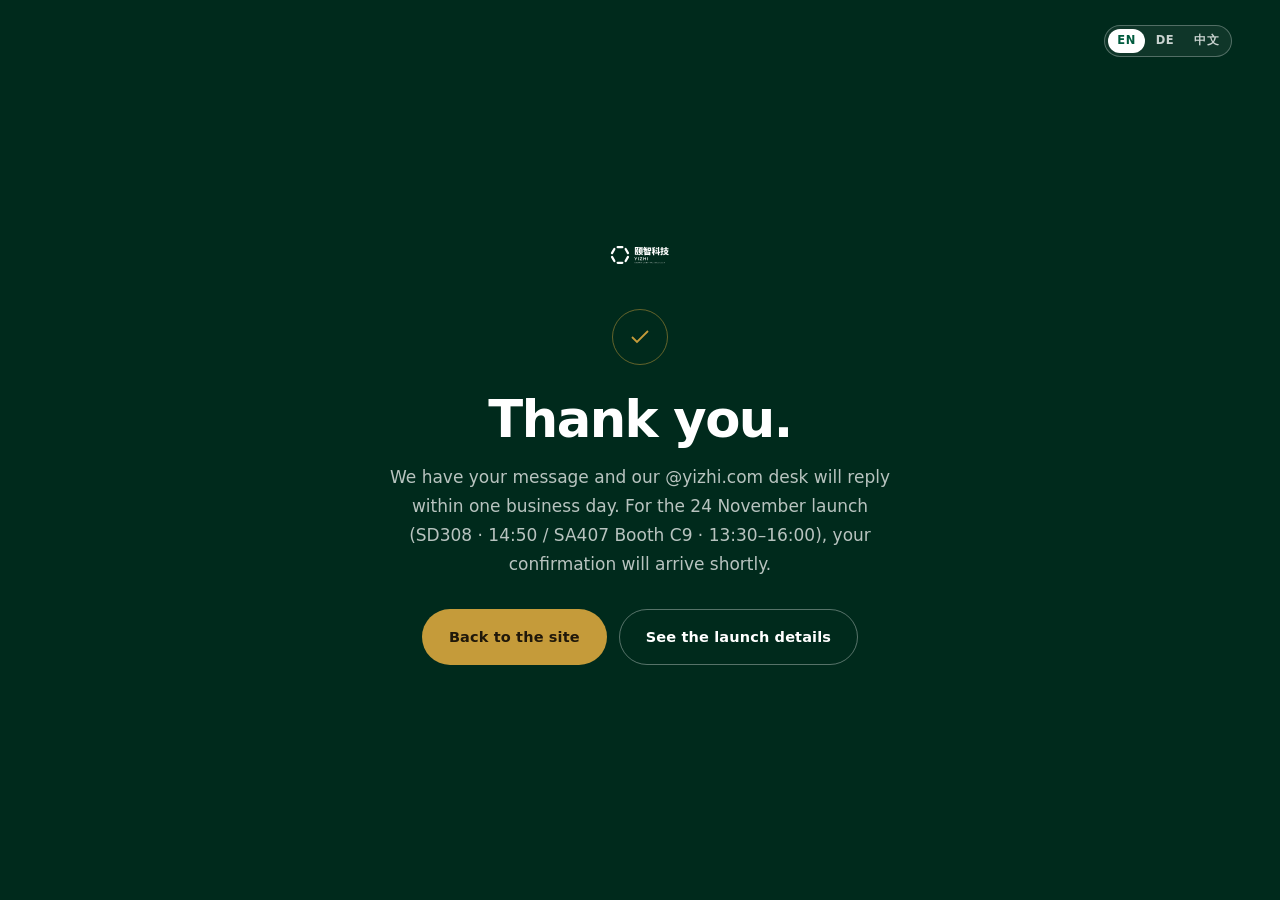
<file: thank-you.html>
<!DOCTYPE html>
<html lang="en">
<head>
<meta charset="utf-8">
<meta name="viewport" content="width=device-width, initial-scale=1">
<title>Thank you — YIZHI Smart Care Technology</title>
<meta name="robots" content="noindex">
<link rel="icon" href="assets/img/logo-mark.svg" type="image/svg+xml">
<link rel="stylesheet" href="assets/css/site.css?v=20261118c">
<style>
  .thanks{min-height:100vh;display:grid;place-items:center;background:var(--green-950);color:#fff;text-align:center;padding:40px var(--pad);position:relative}
  .thanks .lang-bar{position:absolute;top:24px;right:var(--pad)}
  .thanks img{height:40px;margin:0 auto 34px}
  .thanks h1{color:#fff;font-size:clamp(2rem,4.6vw,3.2rem);margin-bottom:16px;letter-spacing:-.03em}
  .thanks p{color:rgba(255,255,255,.72);max-width:48ch;margin:0 auto 30px}
  .thanks .mark{width:56px;height:56px;margin:0 auto 26px;border-radius:50%;border:1px solid rgba(197,155,58,.5);display:grid;place-items:center;color:var(--gold)}
  .thanks .links{display:flex;gap:12px;justify-content:center;flex-wrap:wrap}
</style>
</head>
<body>
<div class="thanks">
  <div class="lang-bar">
    <div class="lang-switch" role="group" aria-label="Language selection" data-de-aria-label="Sprachauswahl" data-zh-aria-label="语言切换">
      <button class="lang-opt is-active" type="button" data-set-lang="en" aria-pressed="true">EN</button>
      <button class="lang-opt" type="button" data-set-lang="de" aria-pressed="false">DE</button>
      <button class="lang-opt" type="button" data-set-lang="zh" aria-pressed="false">中文</button>
    </div>
  </div>
  <div>
    <img src="assets/img/logo-reverse.svg" alt="YIZHI Smart Care Technology" data-de-alt="YIZHI Smart Care Technology" data-zh-alt="颐智科技">
    <div class="mark" aria-hidden="true"><svg width="24" height="24" viewBox="0 0 24 24" fill="none" stroke="currentColor" stroke-width="1.8"><path d="M20 6L9 17l-5-5"/></svg></div>
    <h1 data-de="Vielen Dank." data-zh="已收到您的信息。">Thank you.</h1>
    <p data-de="Wir haben Ihre Nachricht erhalten und melden uns innerhalb eines Werktags über unser @yizhi.com-Team. Für den Launch am 24. November (SD308 · 14:50 / Booth C9 in SA407 · 13:30–16:00) senden wir Ihnen rechtzeitig eine Bestätigung." data-zh="我们已收到您的提交，对应的 @yizhi.com 团队会在一个工作日内与您联系；如您预约了 11 月 24 日发布会（SD308 · 14:50 / SA407 Booth C9 · 13:30–16:00），我们将及时发送参会确认。">We have your message and our @yizhi.com desk will reply within one business day. For the 24 November launch (SD308 · 14:50 / SA407 Booth C9 · 13:30–16:00), your confirmation will arrive shortly.</p>
    <div class="links">
      <a class="btn btn--gold" href="index.html" data-de="Zurück zur Startseite" data-zh="回到首页">Back to the site</a>
      <a class="btn btn--ghost" href="launch.html" data-de="Launch-Details ansehen" data-zh="查看发布会详情">See the launch details</a>
    </div>
  </div>
</div>
<script src="assets/js/site.js?v=20261118c" defer></script>
</body>
</html>
</file>
<file: assets/css/site.css>
/* ==========================================================================
   YIZHI Smart Care Technology — site stylesheet
   Brand: 颐智深绿 #005B3E · 颐智香槟金 #C59B3A · 暖白 #FDFBF8
   Note: 药仓嫩绿 #A6D400 strictly reserved for W100 hardware tray simulation.
   ========================================================================== */

:root{
  --green-950:#002A1C;
  --green-900:#005B3E;
  --green-800:#0A5038;
  --green-700:#146A4C;
  --green-600:#1F7C5B;
  --green-100:#E4EFE8;
  --green-050:#F3F8F5;
  --gold:#C59B3A;
  --gold-bright:#E5BC5B;
  --gold-soft:#E9D6A8;
  --gold-050:#FBF4E4;
  --tray-lime:#A6D400;
  --cream:#FDFBF8;
  --paper:#FFFFFF;
  --ink:#12241B;
  --body:#3C3C3C;
  --muted:#5A6B62;
  --line:rgba(0,91,62,.15);
  --line-soft:rgba(0,91,62,.09);
  --radius-sm:10px;
  --radius:18px;
  --radius-lg:28px;
  --maxw:1200px;
  --pad:clamp(20px,5vw,48px);
  --font:"Inter","Segoe UI","PingFang SC","Hiragino Sans GB","Source Han Sans SC","Noto Sans CJK SC","Microsoft YaHei",system-ui,-apple-system,sans-serif;
  --mono:ui-monospace,"SFMono-Regular","Cascadia Mono","Consolas",monospace;
  --ease:cubic-bezier(.22,.61,.36,1);
  --ease-spring:cubic-bezier(.34,1.38,.64,1);
  --shadow-sm:0 1px 2px rgba(9,40,28,.05),0 10px 30px -12px rgba(9,40,28,.16);
  --shadow-md:0 24px 60px -30px rgba(9,40,28,.35);
  --shadow-lg:0 36px 80px -34px rgba(0,40,28,.45);
}

*,*::before,*::after{box-sizing:border-box}
html{-webkit-text-size-adjust:100%;scroll-behavior:smooth}
@media (prefers-reduced-motion:reduce){html{scroll-behavior:auto}}
body{
  margin:0;background:var(--cream);color:var(--body);
  font-family:var(--font);font-size:17px;line-height:1.7;
  font-optical-sizing:auto;text-rendering:optimizeLegibility;
  -webkit-font-smoothing:antialiased;
  overflow-x:hidden;
}
body.nav-open{overflow:hidden}
img,svg{max-width:100%;display:block}
img[hidden]{display:none!important}
a{color:inherit;text-decoration:none}
button{font:inherit;color:inherit}
h1,h2,h3,h4{margin:0;color:var(--ink);font-weight:650;letter-spacing:-.025em;line-height:1.1}
p{margin:0}
ul{margin:0;padding:0;list-style:none}

::selection{background:var(--gold-soft);color:var(--ink)}
:focus-visible{outline:3px solid var(--gold);outline-offset:3px;border-radius:4px}

.wrap{width:100%;max-width:var(--maxw);margin-inline:auto;padding-inline:var(--pad)}
.section{padding-block:clamp(64px,7.6vw,112px);position:relative}

/* ---------- scroll progress hairline ---------- */
.scroll-progress{
  position:fixed;top:0;left:0;right:0;height:2.5px;z-index:120;
  background:linear-gradient(90deg,var(--gold),var(--gold-bright));
  transform-origin:left center;transform:scaleX(0);pointer-events:none;
}

/* ---------- typography helpers ---------- */
.eyebrow{
  display:inline-flex;align-items:center;gap:10px;
  font-size:11.5px;font-weight:650;letter-spacing:.2em;text-transform:uppercase;
  color:var(--gold);margin-bottom:20px;
}
.eyebrow::before{content:"";width:26px;height:1px;background:currentColor;opacity:.7}
.eyebrow--dark{color:var(--green-700)}
h2.display{font-size:clamp(2rem,4.1vw,3.35rem);letter-spacing:-.03em}
h3{font-size:clamp(1.15rem,1.7vw,1.38rem);letter-spacing:-.015em}
.lede{font-size:clamp(1.02rem,1.35vw,1.18rem);line-height:1.68;color:var(--body);max-width:58ch}
.muted{color:var(--muted)}
.mono{font-family:var(--mono);font-size:.9em}

/* ---------- buttons ---------- */
.btn{
  --bg:var(--green-900);--fg:#fff;
  position:relative;overflow:hidden;
  display:inline-flex;align-items:center;justify-content:center;gap:10px;
  padding:15px 26px;border-radius:999px;border:1px solid transparent;
  background:var(--bg);color:var(--fg);font-size:14.5px;font-weight:600;letter-spacing:.01em;
  cursor:pointer;transition:transform .32s var(--ease),background .3s var(--ease),border-color .3s var(--ease),color .3s var(--ease),box-shadow .35s var(--ease);
  white-space:nowrap;
}
.btn::after{
  content:"";position:absolute;inset:0;width:45%;transform:translateX(-180%) skewX(-22deg);
  background:linear-gradient(90deg,transparent,rgba(255,255,255,.26),transparent);
  transition:transform .65s var(--ease);pointer-events:none;
}
.btn:hover::after{transform:translateX(280%) skewX(-22deg)}
.btn:hover{transform:translateY(-2px);box-shadow:0 16px 32px -18px rgba(0,48,31,.65)}
.btn:active{transform:translateY(0)}
.btn--gold{--bg:var(--gold);--fg:#20180A}
.btn--gold:hover{--bg:#D6AE4F}
.btn--ghost{background:transparent;border-color:rgba(255,255,255,.34);color:#fff}
.btn--ghost:hover{background:rgba(255,255,255,.1);border-color:rgba(255,255,255,.65)}
.btn--outline{background:transparent;border-color:var(--line);color:var(--green-900)}
.btn--outline:hover{background:var(--green-050);border-color:var(--green-900)}
.btn--sm{padding:11px 20px;font-size:13.5px}
.btn .arrow{transition:transform .3s var(--ease)}
.btn:hover .arrow{transform:translateX(4px)}

/* ---------- header ---------- */
.site-header{
  position:fixed;inset:0 0 auto 0;z-index:80;
  padding-block:18px;transition:background .4s var(--ease),box-shadow .4s var(--ease),padding .4s var(--ease),color .4s var(--ease);
  color:#fff;
}
.site-header .wrap{display:flex;align-items:center;gap:24px}
.brand{display:flex;align-items:center;gap:13px;flex-shrink:0}
.brand img{height:48px;width:auto}
.brand img[data-logo="color"]{display:none}
.site-header.is-stuck .brand img[data-logo="color"]{display:block}
.site-header.is-stuck .brand img[data-logo="reverse"]{display:none}
body.nav-open .brand img[data-logo="color"]{display:none}
body.nav-open .brand img[data-logo="reverse"]{display:block}
.nav{margin-left:auto;display:flex;align-items:center;gap:2px}
.nav a{
  position:relative;padding:9px 12px;font-size:14px;font-weight:550;letter-spacing:.01em;
  opacity:.86;transition:opacity .2s;white-space:nowrap;
}
.nav a::after{
  content:"";position:absolute;left:13px;right:13px;bottom:4px;height:1.5px;
  background:var(--gold);transform:scaleX(0);transform-origin:left;transition:transform .35s var(--ease);
}
.nav a:hover,.nav a[aria-current="page"]{opacity:1}
.nav a:hover::after,.nav a[aria-current="page"]::after{transform:scaleX(1)}
.header-actions{display:flex;align-items:center;gap:10px;flex-shrink:0}
.lang-switch{
  display:inline-flex;align-items:center;gap:2px;padding:3px;
  border:1px solid rgba(255,255,255,.28);border-radius:999px;
  background:rgba(255,255,255,.06);
}
.lang-opt{
  background:transparent;border:0;border-radius:999px;padding:5px 9px;
  font-size:11.5px;font-weight:650;letter-spacing:.04em;cursor:pointer;
  color:rgba(255,255,255,.78);transition:background .22s,color .22s;line-height:1.2;
}
.lang-opt:hover{color:#fff}
.lang-opt.is-active{background:#fff;color:var(--green-900)}
.site-header .btn--cta{background:#fff;color:var(--green-900)}
.site-header .btn--cta:hover{background:var(--gold);color:#20180A}

.site-header.is-stuck{
  background:rgba(253,251,248,.92);
  -webkit-backdrop-filter:saturate(180%) blur(14px);
  backdrop-filter:saturate(180%) blur(14px);
  color:var(--ink);padding-block:12px;
  box-shadow:0 1px 0 var(--line-soft),0 12px 30px -24px rgba(9,40,28,.5);
}
.site-header.is-stuck .nav a{opacity:.75}
.site-header.is-stuck .nav a:hover,.site-header.is-stuck .nav a[aria-current="page"]{opacity:1}
.site-header.is-stuck .lang-switch{border-color:var(--line);background:rgba(0,91,62,.05)}
.site-header.is-stuck .lang-opt{color:var(--muted)}
.site-header.is-stuck .lang-opt:hover{color:var(--ink)}
.site-header.is-stuck .lang-opt.is-active{background:var(--green-900);color:#fff}
.site-header.is-stuck .btn--cta{background:var(--green-900);color:#fff}
.site-header.is-stuck .btn--cta:hover{background:var(--green-700);color:#fff}

.nav-toggle{
  display:none;width:44px;height:44px;border-radius:50%;
  border:1px solid currentColor;background:transparent;cursor:pointer;
  align-items:center;justify-content:center;
}
.nav-toggle span{display:block;width:16px;height:1.5px;background:currentColor;position:relative;transition:transform .3s var(--ease),background .2s}
.nav-toggle span::before,.nav-toggle span::after{content:"";position:absolute;left:0;width:16px;height:1.5px;background:currentColor;transition:transform .3s var(--ease),top .3s}
.nav-toggle span::before{top:-5px}
.nav-toggle span::after{top:5px}
body.nav-open .nav-toggle span{background:transparent}
body.nav-open .nav-toggle span::before{top:0;transform:rotate(45deg)}
body.nav-open .nav-toggle span::after{top:0;transform:rotate(-45deg)}

/* ---------- hero ---------- */
.hero{
  --mx:72%;--my:36%;
  position:relative;background:var(--green-950);color:#fff;
  padding-block:clamp(124px,16vh,176px) clamp(64px,8vw,108px);
  overflow:hidden;isolation:isolate;
}
.hero-grid-bg{
  position:absolute;inset:0;z-index:-3;pointer-events:none;
  background-image:
    linear-gradient(to right,rgba(255,255,255,.035) 1px,transparent 1px),
    linear-gradient(to bottom,rgba(255,255,255,.035) 1px,transparent 1px);
  background-size:56px 56px;
  mask-image:radial-gradient(ellipse 80% 70% at 62% 45%,#000 30%,transparent 85%);
}
.hero-canvas{
  position:absolute;inset:0;width:100%;height:100%;z-index:-1;pointer-events:none;opacity:.85;
}
.hero-spotlight{
  position:absolute;inset:0;z-index:-2;pointer-events:none;
  background:
    radial-gradient(620px circle at var(--mx) var(--my),rgba(31,140,102,.46),transparent 65%),
    radial-gradient(42vw circle at 10% 95%,rgba(197,155,58,.15),transparent 65%);
  transition:opacity .4s;
}
.hero::before{
  content:"";position:absolute;inset:-20% -10% auto auto;width:62vw;height:62vw;max-width:860px;max-height:860px;
  background:radial-gradient(circle at 50% 50%,rgba(20,106,76,.52),rgba(0,42,28,0) 64%);
  animation:auroraDrift 16s ease-in-out infinite alternate;
  z-index:-2;pointer-events:none;
}
@keyframes auroraDrift{
  0%{transform:translate(0,0) scale(1)}
  100%{transform:translate(-5%,6%) scale(1.08)}
}

.hero .wrap{position:relative;display:grid;grid-template-columns:minmax(0,1.02fr) minmax(0,.98fr);gap:clamp(28px,4vw,64px);align-items:center}
.hero-eyebrow{color:var(--gold-soft)}
.hero h1{
  color:#fff;font-size:clamp(2.45rem,4.1vw,3.65rem);font-weight:600;letter-spacing:-.042em;line-height:1.04;
  margin-bottom:22px;text-wrap:balance;
}
.hero h1 em{
  font-style:normal;color:var(--gold-bright);
  background:linear-gradient(120deg,var(--gold-soft) 0%,var(--gold-bright) 50%,#FFF1C8 100%);
  -webkit-background-clip:text;background-clip:text;color:transparent;
}
.hero .lede{color:rgba(255,255,255,.88);max-width:48ch}
.hero-actions{display:flex;flex-wrap:wrap;gap:12px;margin-top:34px}
.hero-meta{
  display:flex;flex-wrap:wrap;gap:10px 24px;margin-top:40px;padding-top:22px;
  border-top:1px solid rgba(255,255,255,.14);
  font-size:12px;letter-spacing:.14em;text-transform:uppercase;color:rgba(255,255,255,.6);
}
.hero-meta span{display:inline-flex;align-items:center;gap:8px}
.hero-meta span::before{content:"";width:5px;height:5px;border-radius:50%;background:var(--gold);flex-shrink:0}

/* Hero entrance stagger */
html.js .hero-in{opacity:0;transform:translateY(20px);animation:heroRise .85s var(--ease) forwards}
html.js .hero-in--2{animation-delay:.12s}
html.js .hero-in--3{animation-delay:.22s}
html.js .hero-in--4{animation-delay:.32s}
html.js .hero-in--5{animation-delay:.42s}
@keyframes heroRise{to{opacity:1;transform:none}}

/* Interactive Kinetic Six-Moment Dial */
.hero-visual{position:relative;display:flex;flex-direction:column;align-items:center;justify-content:center;gap:16px}
.hero-badge{
  position:relative;display:inline-flex;align-items:center;gap:10px;flex-shrink:0;
  background:rgba(255,255,255,.07);border:1px solid rgba(255,255,255,.18);
  -webkit-backdrop-filter:blur(8px);backdrop-filter:blur(8px);
  padding:9px 16px;border-radius:999px;font-size:11.5px;letter-spacing:.14em;text-transform:uppercase;color:rgba(255,255,255,.88);
}
.hero-badge b{color:var(--gold-soft);font-weight:650}
.pulse{width:7px;height:7px;border-radius:50%;background:var(--gold);position:relative;flex-shrink:0}
.pulse::after{content:"";position:absolute;inset:-5px;border-radius:50%;border:1px solid var(--gold);animation:pulse 2.2s ease-out infinite}
@keyframes pulse{0%{transform:scale(.6);opacity:.95}100%{transform:scale(1.85);opacity:0}}

.dial-wrap{
  position:relative;width:min(100%,520px);aspect-ratio:1;display:grid;place-items:center;
  transform-style:preserve-3d;transition:transform .25s var(--ease);
}
.dial-ripple{
  position:absolute;inset:12%;border-radius:50%;border:1px solid rgba(197,155,58,.32);
  pointer-events:none;animation:dialRipple 4.2s ease-out infinite;
}
.dial-ripple--2{animation-delay:2.1s}
@keyframes dialRipple{
  0%{transform:scale(.82);opacity:.7}
  100%{transform:scale(1.18);opacity:0}
}

.dial{width:100%;height:100%;position:relative}
.dial svg{width:100%;height:100%;overflow:visible}
.dial-orbit{transform-origin:300px 300px;animation:spin 90s linear infinite}
.dial-orbit--rev{transform-origin:300px 300px;animation:spinRev 140s linear infinite}
@keyframes spin{to{transform:rotate(360deg)}}
@keyframes spinRev{to{transform:rotate(-360deg)}}

.dial-seg{
  cursor:pointer;transition:stroke .4s var(--ease),stroke-width .3s var(--ease),filter .4s var(--ease);
  stroke:rgba(255,255,255,.16);stroke-width:26;fill:none;stroke-linecap:round;
}
.dial-seg:hover{stroke:rgba(255,255,255,.38)}
.dial-seg.is-active{
  stroke:var(--gold);stroke-width:30;
  filter:drop-shadow(0 0 14px rgba(197,155,58,.6));
}

.dial-center{
  position:absolute;left:50%;top:50%;transform:translate(-50%,-50%);
  width:54%;text-align:center;pointer-events:none;
  display:flex;flex-direction:column;align-items:center;gap:6px;
}
.dial-time{
  font-family:var(--mono);font-size:clamp(12px,1.2vw,14px);letter-spacing:.2em;
  color:var(--gold-bright);background:rgba(197,155,58,.14);border:1px solid rgba(197,155,58,.38);
  padding:4px 12px;border-radius:999px;
}
.dial-center strong{
  font-size:clamp(1.05rem,1.8vw,1.38rem);letter-spacing:-.01em;color:#fff;font-weight:650;
  transition:opacity .25s;
}
.dial-center span{
  font-size:clamp(11.5px,1.05vw,13px);color:rgba(255,255,255,.68);line-height:1.45;
}
.dial-cue{
  margin-top:4px;font-size:10.5px;letter-spacing:.14em;text-transform:uppercase;
  color:rgba(233,214,168,.8);
}

.dial-pills{
  display:flex;flex-wrap:wrap;justify-content:center;gap:6px;margin-top:2px;
}
.dial-pill{
  background:rgba(255,255,255,.06);border:1px solid rgba(255,255,255,.15);
  color:rgba(255,255,255,.7);border-radius:999px;padding:5px 11px;
  font-size:11px;font-family:var(--mono);cursor:pointer;
  transition:background .25s,border-color .25s,color .25s,transform .2s;
}
.dial-pill:hover{background:rgba(255,255,255,.14);color:#fff}
.dial-pill.is-active{
  background:var(--gold);border-color:var(--gold);color:#1E1608;font-weight:700;transform:translateY(-1px);
}

/* ---------- ticker ---------- */
.ticker{
  background:var(--green-900);color:rgba(255,255,255,.78);overflow:hidden;
  border-top:1px solid rgba(255,255,255,.1);border-bottom:1px solid rgba(255,255,255,.08);
  padding-block:13px;font-size:11.5px;letter-spacing:.2em;text-transform:uppercase;
}
.ticker-track{display:flex;gap:0;width:max-content;animation:marquee 44s linear infinite}
.ticker:hover .ticker-track{animation-play-state:paused}
.ticker-track span{display:inline-flex;align-items:center;gap:26px;padding-right:26px;white-space:nowrap}
.ticker-track span::after{content:"";width:4px;height:4px;border-radius:50%;background:var(--gold);opacity:.85}
@keyframes marquee{to{transform:translateX(-50%)}}

/* ---------- about ---------- */
.about{background:var(--cream)}
.about-grid{display:grid;grid-template-columns:minmax(0,1.12fr) minmax(0,.88fr);gap:clamp(32px,6vw,84px);align-items:start}
.about-copy p+p{margin-top:18px}
.about-copy .lede{margin-bottom:22px}
.compliance{
  margin-top:26px;padding:16px 20px;border-left:3px solid var(--gold);
  background:var(--gold-050);border-radius:0 var(--radius-sm) var(--radius-sm) 0;
  font-size:13.5px;line-height:1.65;color:#5D4D28;max-width:58ch;
}
.stats{
  display:grid;grid-template-columns:1fr 1fr;gap:1px;
  background:var(--line-soft);border:1px solid var(--line-soft);border-radius:var(--radius);overflow:hidden;
  box-shadow:var(--shadow-sm);
}
.stat{background:var(--paper);padding:26px 22px 22px;transition:background .3s}
.stat:hover{background:var(--green-050)}
.stat b{
  display:block;font-size:clamp(1.9rem,3vw,2.55rem);font-weight:650;
  color:var(--green-900);letter-spacing:-.04em;line-height:1;font-variant-numeric:tabular-nums;
  white-space:nowrap;
}
.stat b small{font-size:.45em;letter-spacing:0;margin-left:3px;color:var(--muted);font-weight:500}
.stat>span{display:block;margin-top:9px;font-size:11.5px;letter-spacing:.11em;text-transform:uppercase;color:var(--muted)}

.values{display:grid;grid-template-columns:repeat(5,1fr);gap:14px;margin-top:clamp(44px,6vw,72px)}
.value{
  background:var(--paper);border:1px solid var(--line-soft);border-radius:var(--radius);
  padding:24px 20px;transition:transform .38s var(--ease),box-shadow .38s var(--ease),border-color .35s;
}
.value:hover{transform:translateY(-5px);box-shadow:var(--shadow-sm);border-color:var(--gold)}
.value .num{font-size:11px;letter-spacing:.18em;color:var(--gold);font-weight:700;font-family:var(--mono)}
.value h4{margin:10px 0 8px;font-size:15px;line-height:1.35}
.value p{font-size:12.5px;line-height:1.6;color:var(--muted)}
.value .cite{display:block;margin-top:12px;font-size:11.5px;color:var(--green-700);letter-spacing:.04em;opacity:.85}

/* ---------- product ---------- */
.product{background:var(--paper);border-top:1px solid var(--line-soft)}
.product-head{display:grid;grid-template-columns:minmax(0,1fr) minmax(0,.92fr);gap:clamp(28px,5vw,72px);align-items:end;margin-bottom:clamp(36px,5vw,56px)}
.product-showcase{
  display:grid;grid-template-columns:minmax(0,1.06fr) minmax(0,.94fr);
  gap:clamp(28px,5vw,68px);align-items:center;margin-bottom:clamp(48px,7vw,80px);
}

/* Multi-angle interactive product gallery */
.gallery-card{
  position:relative;border-radius:var(--radius-lg);
  background:linear-gradient(155deg,#F8F5EE 0%,#ECE6DA 100%);
  border:1px solid rgba(0,91,62,.1);
  padding:clamp(16px,2.2vw,24px);box-shadow:var(--shadow-sm);
  transition:transform .4s var(--ease),box-shadow .4s var(--ease);
  transform-style:preserve-3d;
}
.gallery-top{display:flex;justify-content:space-between;align-items:center;gap:10px;margin-bottom:14px;flex-wrap:wrap}
.gallery-tag{
  background:rgba(255,255,255,.9);border:1px solid var(--line-soft);
  border-radius:999px;padding:6px 14px;font-size:10.5px;letter-spacing:.16em;text-transform:uppercase;
  color:var(--green-900);font-weight:700;
}
.gallery-dim{font-family:var(--mono);font-size:11.5px;color:var(--muted)}
.gallery-stage{
  position:relative;aspect-ratio:14 / 10;border-radius:calc(var(--radius-lg) - 10px);
  background:#fff;border:1px solid rgba(0,91,62,.08);overflow:hidden;
  display:grid;place-items:center;padding:16px;
}
.gallery-stage img{
  max-width:100%;max-height:100%;width:auto;height:auto;object-fit:contain;
  transition:opacity .38s var(--ease),transform .45s var(--ease);
}
.gallery-stage img.is-switching{opacity:0;transform:scale(.97)}
.gallery-tabs{display:flex;flex-wrap:wrap;gap:6px;margin-top:14px}
.gallery-tab{
  background:rgba(255,255,255,.72);border:1px solid rgba(0,91,62,.14);
  border-radius:999px;padding:7px 13px;font-size:11.5px;font-weight:600;color:var(--ink);
  cursor:pointer;transition:background .25s,color .25s,border-color .25s,transform .2s;
}
.gallery-tab:hover{background:#fff;border-color:var(--green-700)}
.gallery-tab.is-active{background:var(--green-900);border-color:var(--green-900);color:#fff}
.gallery-caption{margin-top:10px;font-size:12.5px;color:var(--muted);line-height:1.5}

.feature-list{display:grid;grid-template-columns:1fr 1fr;gap:2px 26px;margin-top:24px}
.feature{display:flex;gap:12px;padding:14px 0;border-bottom:1px solid var(--line-soft);transition:transform .25s var(--ease)}
.feature:hover{transform:translateX(3px)}
.feature svg{width:20px;height:20px;flex-shrink:0;color:var(--green-700);margin-top:3px}
.feature b{display:block;font-size:14.5px;color:var(--ink);font-weight:600;line-height:1.35}
.feature span{display:block;font-size:12.5px;color:var(--muted);margin-top:3px;line-height:1.45}

/* ---------- INTERACTIVE 3D HARDWARE STAGE & EXPLODED VIEW (3-UP + 3-DOWN) ---------- */
.stage3d-card{
  position:relative;border-radius:var(--radius-lg);margin-bottom:clamp(44px,6vw,70px);
  background:radial-gradient(ellipse 90% 75% at 50% 42%,#0D5B41 0%,#002B1D 60%,#001810 100%);
  border:1px solid rgba(197,155,58,.42);color:#fff;overflow:hidden;
  padding:clamp(22px,3.6vw,40px);box-shadow:var(--shadow-lg);
}
.stage3d-card::before{
  content:"";position:absolute;inset:0;pointer-events:none;
  background-image:
    linear-gradient(to right,rgba(255,255,255,.035) 1px,transparent 1px),
    linear-gradient(to bottom,rgba(255,255,255,.035) 1px,transparent 1px);
  background-size:44px 44px;
  mask-image:radial-gradient(circle at 50% 50%,#000 25%,transparent 82%);
}
.stage3d-head{
  position:relative;z-index:2;display:flex;justify-content:space-between;align-items:flex-end;
  gap:18px;flex-wrap:wrap;margin-bottom:20px;padding-bottom:18px;border-bottom:1px solid rgba(255,255,255,.14);
}
.stage3d-head h3{color:#fff;font-size:clamp(1.3rem,2.3vw,1.8rem);margin-top:4px}
.stage3d-head p{color:rgba(255,255,255,.72);font-size:13.5px;margin-top:6px;max-width:58ch}
.stage3d-controls{display:flex;flex-wrap:wrap;gap:8px}
.stage3d-btn{
  background:rgba(255,255,255,.08);border:1px solid rgba(255,255,255,.22);color:rgba(255,255,255,.88);
  border-radius:999px;padding:8px 14px;font-size:12px;font-weight:650;cursor:pointer;
  transition:background .25s,border-color .25s,color .25s,transform .2s;
}
.stage3d-btn:hover{background:rgba(255,255,255,.16);color:#fff;transform:translateY(-1px)}
.stage3d-btn.is-active{background:var(--gold);border-color:var(--gold);color:#20180A}

.stage3d-grid{
  position:relative;z-index:2;display:grid;grid-template-columns:minmax(0,1.25fr) minmax(0,.75fr);
  gap:clamp(20px,3vw,36px);align-items:center;
}
.stage3d-viewport{
  --rx:60deg;--rz:-26deg;--rig-s:1;
  position:relative;height:clamp(410px,46vw,530px);
  display:grid;place-items:center;perspective:1400px;
  touch-action:none;cursor:grab;user-select:none;overflow:hidden;border-radius:20px;
  background:radial-gradient(circle at 50% 52%,rgba(197,155,58,.12),transparent 62%);
}
.stage3d-viewport:active{cursor:grabbing}
.stage3d-card.is-dual .stage3d-viewport,
.stage3d-card.is-exploded .stage3d-viewport{--rig-s:.82}

.stage3d-drag-hint{
  position:absolute;left:16px;top:14px;z-index:5;
  display:inline-flex;align-items:center;gap:7px;
  background:rgba(0,24,16,.76);border:1px solid rgba(255,255,255,.18);
  padding:5px 12px;border-radius:999px;font-family:var(--mono);font-size:10.5px;letter-spacing:.06em;
  color:rgba(255,255,255,.82);pointer-events:none;
}

/* Floating 3D Rig (312 x 204 = 130:85 mm, 3-up / 3-down symmetric clamshell) */
.w100-3d-rig{
  position:relative;width:312px;height:204px;
  transform-style:preserve-3d;
  transform:scale3d(var(--rig-s),var(--rig-s),var(--rig-s)) rotateX(var(--rx)) rotateZ(var(--rz));
  transition:transform .45s var(--ease);
  animation:float3d 5.5s ease-in-out infinite alternate;
}
.stage3d-viewport.is-dragging .w100-3d-rig{animation:none;transition:none}
@keyframes float3d{0%{margin-top:0}100%{margin-top:-10px}}

.rig-shadow{
  position:absolute;inset:-18px;border-radius:36px;
  background:radial-gradient(ellipse at center,rgba(0,0,0,.62) 0%,rgba(0,0,0,0) 72%);
  transform:translateZ(-86px) scale(1.06);pointer-events:none;
}
.rig-wave{
  position:absolute;inset:-28px;border-radius:42px;border:1.5px solid rgba(197,155,58,0);
  transform:translateZ(0);pointer-events:none;opacity:0;
}
.stage3d-card.is-alert .rig-wave{border-color:rgba(229,188,91,.72);animation:shockwave3d 1.6s ease-out infinite}
.stage3d-card.is-alert .rig-wave--2{animation-delay:.8s}
@keyframes shockwave3d{
  0%{transform:translateZ(-4px) scale(.94);opacity:.88}
  100%{transform:translateZ(20px) scale(1.36);opacity:0}
}

.m3d-layer{
  position:absolute;inset:0;border-radius:22px;transform-style:preserve-3d;
  transition:transform .78s var(--ease),opacity .55s var(--ease);
}

/* Central ABS Housing (40 mm thick core with top/bottom plates + flush extruded walls) */
.m3d-core{
  transform:translateZ(0px);pointer-events:none;
}
.m3d-core-top,.m3d-core-bot{
  position:absolute;inset:0;border-radius:12px;
  background:linear-gradient(155deg,#F7FAF8 0%,#DFE8E3 100%);
  border:2px solid #C6D5CD;
  box-shadow:inset 0 2px 0 rgba(255,255,255,.85);
  transition:transform .78s var(--ease),opacity .55s var(--ease);
}
.m3d-core-top{transform:translateZ(28px)}
.m3d-core-bot{transform:translateZ(-28px) rotateY(180deg)}

.m3d-wall{
  position:absolute;background:linear-gradient(180deg,#F5F8F6 0%,#D2DDD6 100%);
  border:1px solid rgba(0,48,31,.16);
  transition:opacity .55s var(--ease);
}
.m3d-wall-front{
  left:1px;right:1px;top:100%;height:56px;
  transform-origin:top center;transform:translateZ(28px) rotateX(-90deg);
  border-radius:4px;display:flex;align-items:center;justify-content:space-between;padding:0 24px;
}
.m3d-front-left{display:flex;align-items:center;gap:22px;margin-left:18px}
.m3d-front-logo{
  display:block;height:36px;width:auto;object-fit:contain;margin-right:-4px;
  pointer-events:none;user-select:none;
}
.m3d-wall-back{
  left:1px;right:1px;bottom:100%;height:56px;
  transform-origin:bottom center;transform:translateZ(28px) rotateX(90deg);
  border-radius:4px;background:linear-gradient(180deg,#D0DBD5 0%,#E5ECE8 100%);
  display:flex;align-items:center;justify-content:space-evenly;padding:0 18px;
}
.m3d-back-rib{
  width:6px;height:100%;background:linear-gradient(90deg,#BFCBC4,#EEF3F0,#BFCBC4);
  border-left:1px solid rgba(0,40,28,.14);border-right:1px solid rgba(0,40,28,.14);
}
.m3d-sn-label{
  width:64px;height:20px;background:#F7F9F8;border:1px solid rgba(0,0,0,.14);border-radius:2px;
  display:flex;flex-direction:column;align-items:center;justify-content:center;gap:2px;
  transform:rotate(180deg);
}
.m3d-sn-label em{font-style:normal;font-family:var(--mono);font-size:4.5px;color:#222;line-height:1}
.m3d-sn-label i{
  display:block;width:52px;height:7px;
  background:repeating-linear-gradient(90deg,#1B221E 0 1.5px,transparent 1.5px 3px,#1B221E 3px 4px,transparent 4px 6.5px);
}
.m3d-wall-left{
  top:1px;bottom:1px;right:100%;width:56px;
  transform-origin:right center;transform:translateZ(28px) rotateY(-90deg);
  border-radius:4px;display:flex;flex-direction:column;align-items:center;justify-content:space-between;
  padding:20px 6px;
}
.m3d-side-rear{display:flex;flex-direction:column;align-items:center;gap:8px}
.m3d-side-pin{width:3.5px;height:3.5px;border-radius:50%;background:#3A4942}
.m3d-qc-seal{
  width:15px;height:15px;border-radius:50%;
  background:radial-gradient(circle at 35% 35%,#DFE5E2,#5B635F 65%,#2A302D);
  border:1px solid rgba(255,255,255,.35);display:grid;place-items:center;
  font-family:var(--mono);font-size:5px;font-weight:700;color:rgba(255,255,255,.85);
}
.m3d-side-io{display:flex;flex-direction:row-reverse;align-items:center;justify-content:center;gap:8px}
.m3d-wall-right{
  top:1px;bottom:1px;left:100%;width:56px;
  transform-origin:left center;transform:translateZ(28px) rotateY(90deg);
  border-radius:4px;background:linear-gradient(180deg,#EEF3F0 0%,#D4DFD9 100%);
}
.m3d-speaker-dots{display:flex;gap:5px}
.m3d-speaker-dots i{width:4px;height:4px;border-radius:50%;background:#3A4942}
.m3d-mic-dot{width:4px;height:4px;border-radius:50%;background:#2A3630}
.m3d-usbc{
  width:8px;height:21px;border-radius:4px;background:#151B18;border:1.5px solid #8D9E94;
}
.m3d-switch{
  width:9px;height:23px;border-radius:99px;background:#3E4843;border:1px solid #8A9891;
  display:flex;align-items:flex-end;justify-content:center;padding:1.5px;
}
.m3d-switch i{
  display:block;width:6px;height:10px;border-radius:99px;
  background:linear-gradient(180deg,#FFFFFF,#DCE4DF);box-shadow:0 1px 2px rgba(0,0,0,.35);
}

/* Signature Black Glossy Optical Strip (Top Front Edge) & Stepped White Chin (Bottom Front Edge) */
.m3d-blackbar{
  position:absolute;left:8px;right:8px;bottom:6px;height:36px;border-radius:0 0 14px 14px;
  background:linear-gradient(180deg,#18211C 0%,#050806 100%);
  border:1px solid rgba(255,255,255,.15);
  display:grid;grid-template-columns:repeat(3,1fr);align-items:center;padding:0 8px;gap:8px;
}
.m3d-opt-dot{
  position:absolute;left:60%;top:50%;transform:translate(-50%,-50%);
  width:10px;height:10px;border-radius:50%;
  border:1px solid rgba(255,255,255,.32);background:rgba(255,255,255,.06);
}
.m3d-blackbar--chin{
  background:linear-gradient(180deg,#EFF4F1 0%,#DDE6E0 100%);
  border:1px solid #C5D4CC;
}
.m3d-blackbar--chin .m3d-led-cluster i{background:rgba(0,91,62,.16)}
.m3d-led-cluster{display:flex;justify-content:center;gap:4px}
.m3d-led-cluster i{width:4px;height:4px;border-radius:50%;background:rgba(255,255,255,.22);transition:background .3s,box-shadow .3s}
.stage3d-card.is-alert .m3d-led-cluster--1 i,
.stage3d-card.is-dual .m3d-led-cluster i,
.m3d-led-cluster.is-lit i{
  background:var(--gold-bright);box-shadow:0 0 8px var(--gold-bright);
}

/* Internal PCB Core (visible in Exploded View at Z=0) */
.m3d-pcb{
  inset:12px;border-radius:16px;
  background:linear-gradient(145deg,#0B5239 0%,#053021 100%);
  border:1.5px solid rgba(197,155,58,.7);
  display:grid;grid-template-columns:1.1fr .9fr;gap:10px;padding:12px;
  transform:translateZ(0px);box-shadow:0 6px 18px rgba(0,0,0,.35);
  pointer-events:none;
}
.m3d-battery{
  background:linear-gradient(135deg,#25332C,#16201B);border:1px solid rgba(197,155,58,.55);
  border-radius:10px;padding:8px 10px;display:flex;flex-direction:column;justify-content:center;
  font-family:var(--mono);font-size:9.5px;color:var(--gold-soft);line-height:1.4;
}
.m3d-mcu-side{display:flex;flex-direction:column;justify-content:space-between;gap:6px}
.m3d-chip{
  background:#111714;border:1px solid #C59B3A;border-radius:6px;padding:6px 8px;
  font-family:var(--mono);font-size:9px;color:#fff;text-align:center;
}
.m3d-wifi-trace{
  height:22px;border-radius:6px;border:1px dashed rgba(166,212,0,.65);
  display:grid;place-items:center;font-family:var(--mono);font-size:8.5px;color:#A6D400;
}

/* Upper & Lower Food-Grade Bright Lime Silicone Trays (1x3 compartments + front retainer tabs) */
.m3d-silicone-top,.m3d-silicone-bot{
  left:10px;right:10px;top:10px;bottom:44px;border-radius:14px;
  background:linear-gradient(160deg,#A8E410 0%,#86C800 100%);
  border:2px solid #C6F248;padding:8px;
  display:grid;grid-template-columns:repeat(3,1fr);gap:8px;
  box-shadow:0 6px 14px rgba(0,0,0,.22);
  pointer-events:none;
}
.m3d-silicone-top{transform:translateZ(30px)}
.m3d-silicone-bot{transform:translateZ(-30px) rotateY(180deg)}
.m3d-cup{
  border-radius:9px;background:linear-gradient(180deg,#88CB00 0%,#78B800 100%);
  border:1.5px solid #B7EE32;
  box-shadow:inset 0 4px 8px rgba(45,74,0,.22);
  display:flex;align-items:center;justify-content:center;gap:4px;
}
.m3d-tray-tab{
  position:absolute;bottom:-4px;width:10px;height:6px;border-radius:2px;
  background:#F4F7F5;border:1px solid #C4D2CA;
}
.m3d-tray-tab--1{left:calc(33.33% - 5px)}
.m3d-tray-tab--2{left:calc(66.66% - 5px)}
.m3d-pill{width:9px;height:9px;border-radius:50%;background:#fff;box-shadow:0 2px 4px rgba(0,0,0,.2)}
.m3d-pill--cap{width:14px;height:7px;border-radius:99px;background:#005B3E}

/* Upper & Lower Contoured Lids with Protruding Tongue, Thumb Ridge, Dimple & Rear Wrap Hinge */
.m3d-lids-top,.m3d-lids-bot{
  left:8px;right:8px;top:6px;bottom:44px;
  display:grid;grid-template-columns:repeat(3,1fr);gap:7px;padding:4px;
  pointer-events:none;
}
.m3d-lids-top{transform:translateZ(38px)}
.m3d-lids-bot{transform:translateZ(-38px) rotateY(180deg)}

.m3d-lid{
  position:relative;border-radius:10px 10px 8px 8px;
  background:linear-gradient(175deg,#FFFFFF 0%,#EAF0EC 100%);
  border:1.5px solid #C5D4CC;
  display:flex;flex-direction:column;align-items:center;justify-content:center;gap:2px;
  font-family:var(--mono);font-weight:800;font-size:21px;color:#82C900;
  text-shadow:0 0 8px rgba(130,201,0,.25);
  transform-style:preserve-3d;
  transform-origin:top center;transition:transform .58s var(--ease-spring),box-shadow .4s,border-color .4s;
  box-shadow:0 4px 10px rgba(0,30,20,.16);
  pointer-events:auto;cursor:pointer;
}
.m3d-lid-hinge{
  position:absolute;left:-1px;right:-1px;top:-4px;height:9px;border-radius:7px 7px 2px 2px;
  background:linear-gradient(180deg,#E5ECE8,#FFFFFF);border:1px solid #C5D4CC;
  backface-visibility:hidden;-webkit-backface-visibility:hidden;
}
.m3d-lid-dimple{
  position:absolute;top:10px;left:50%;transform:translateX(-50%);
  width:4px;height:4px;border-radius:50%;background:rgba(0,48,31,.14);
  backface-visibility:hidden;-webkit-backface-visibility:hidden;
}
.m3d-lid-tongue{
  position:absolute;left:50%;bottom:-7px;transform:translateX(-50%);
  width:46%;height:13px;border-radius:4px 4px 7px 7px;
  background:linear-gradient(180deg,#F8FAF9,#E4ECE7);border:1.5px solid #C5D4CC;border-top:none;
  display:grid;place-items:center;
  backface-visibility:hidden;-webkit-backface-visibility:hidden;
}
.m3d-lid-tongue i{
  display:block;width:24px;height:7px;border-radius:2.5px;
  background:linear-gradient(180deg,#FFFFFF,#D8E2DC);border:1px solid #BCCBC3;
  box-shadow:0 1px 2px rgba(0,0,0,.14);
}
.m3d-lid-face{
  display:flex;flex-direction:column;align-items:center;justify-content:center;gap:2px;margin-bottom:8px;
  backface-visibility:hidden;-webkit-backface-visibility:hidden;
}
.m3d-lid-face b,.m3d-lid-inner b{line-height:1;display:inline-flex;align-items:flex-start}
.m3d-lid-face sup,.m3d-lid-inner sup{font-size:10px;margin-left:1px;margin-top:1px}
.m3d-lid-back{
  position:absolute;inset:4px;border-radius:8px;
  background:linear-gradient(175deg,#DCE6DF 0%,#CBD8D0 100%);
  border:1px solid rgba(0,91,62,.16);
  box-shadow:inset 0 2px 6px rgba(0,40,28,.16);
  transform:rotateX(180deg) translateZ(1px);
  backface-visibility:hidden;-webkit-backface-visibility:hidden;
  pointer-events:none;
}
.m3d-lid-back::before{
  content:"";position:absolute;left:50%;bottom:-4px;transform:translateX(-50%);
  width:20px;height:8px;border-radius:2px;background:#95A89E;border:1px solid #7E9187;
}
.m3d-lid small{font-size:8.5px;font-weight:700;color:var(--muted);text-shadow:none}
.m3d-lids-bot .m3d-lid-inner{
  display:flex;flex-direction:column;align-items:center;gap:2px;margin-bottom:8px;
  transform:rotateZ(180deg);
  backface-visibility:hidden;-webkit-backface-visibility:hidden;
}

/* Alert mode: Top Slot 1 hinges upward from back */
.stage3d-card.is-alert .m3d-lid--1,
.m3d-lid.is-open{
  transform:rotateX(62deg);border-color:var(--gold);
  box-shadow:0 0 24px rgba(229,188,91,.82);
}
/* Dual-Layer Open (iconic 45° exhibition view: all 3 top lids open UP, all 3 bottom lids open DOWN!) */
.stage3d-card.is-dual .m3d-lids-top .m3d-lid{transform:rotateX(56deg)}
.stage3d-card.is-dual .m3d-lids-bot .m3d-lid{transform:rotateX(56deg)}

.m3d-beam{
  position:absolute;inset:-4px;border-radius:12px;opacity:0;pointer-events:none;
  background:radial-gradient(circle,rgba(229,188,91,.75) 0%,rgba(229,188,91,0) 70%);
  transform:translateZ(14px);transition:opacity .4s;
}
.stage3d-card.is-alert .m3d-lid--1 .m3d-beam,
.m3d-lid.is-open .m3d-beam{opacity:1;animation:beamPulse 1.1s ease-in-out infinite alternate}
@keyframes beamPulse{from{transform:translateZ(10px) scale(.9)}to{transform:translateZ(26px) scale(1.22)}}

/* Symmetrical 5-Layer Explosion (Top Lids -> Top Silicone -> Core & PCB -> Bottom Silicone -> Bottom Lids) */
.stage3d-card.is-exploded .m3d-lids-top{transform:translateZ(138px)}
.stage3d-card.is-exploded .m3d-silicone-top{transform:translateZ(86px)}
.stage3d-card.is-exploded .m3d-core-top{transform:translateZ(42px);opacity:.36}
.stage3d-card.is-exploded .m3d-core-bot{transform:translateZ(-42px) rotateY(180deg);opacity:.36}
.stage3d-card.is-exploded .m3d-wall{opacity:.22}
.stage3d-card.is-exploded .m3d-pcb{transform:translateZ(0px)}
.stage3d-card.is-flipped.is-exploded .m3d-pcb{transform:translateZ(0px) rotateX(180deg)}
.stage3d-card.is-exploded .m3d-silicone-bot{transform:translateZ(-86px) rotateY(180deg)}
.stage3d-card.is-exploded .m3d-lids-bot{transform:translateZ(-138px) rotateY(180deg)}

/* Right-side Engineering Layer Legend */
.stage3d-layers{display:grid;gap:8px}
.layer-callout{
  background:rgba(255,255,255,.05);border:1px solid rgba(255,255,255,.14);
  border-radius:12px;padding:11px 14px;display:flex;align-items:flex-start;gap:12px;
  transition:background .25s,border-color .25s,transform .25s;
}
.layer-callout:hover,.stage3d-card.is-exploded .layer-callout{
  background:rgba(255,255,255,.09);border-color:rgba(197,155,58,.45);
}
.layer-num{
  font-family:var(--mono);font-size:10.5px;font-weight:700;color:#20180A;
  background:var(--gold-soft);border-radius:6px;padding:2px 7px;flex-shrink:0;margin-top:2px;
}
.layer-callout b{display:block;font-size:13px;color:#fff;line-height:1.3}
.layer-callout span{display:block;font-size:11.5px;color:rgba(255,255,255,.68);margin-top:2px;line-height:1.45}

@media (max-width:1040px){
  .stage3d-grid{grid-template-columns:1fr}
}
@media (max-width:520px){
  .w100-3d-rig{width:246px;height:160px}
  .stage3d-viewport{height:310px}
}

.sim-panel{
  background:linear-gradient(145deg,#002A1C 0%,#004932 62%,#003524 100%);
  color:#fff;border-radius:var(--radius-lg);
  padding:clamp(24px,4vw,44px);margin-bottom:clamp(48px,7vw,76px);
  border:1px solid rgba(197,155,58,.38);box-shadow:var(--shadow-lg);
  position:relative;overflow:hidden;
}
.sim-panel::before{
  content:"";position:absolute;inset:0;pointer-events:none;
  background-image:radial-gradient(rgba(255,255,255,.06) 1px,transparent 1px);
  background-size:22px 22px;opacity:.5;
}
.sim-head{
  position:relative;display:flex;justify-content:space-between;align-items:flex-end;gap:20px;
  flex-wrap:wrap;margin-bottom:26px;padding-bottom:20px;border-bottom:1px solid rgba(255,255,255,.14);
}
.sim-head h3{color:#fff;font-size:clamp(1.3rem,2.4vw,1.85rem);margin-top:6px}
.sim-head p{color:rgba(255,255,255,.72);font-size:13.5px;margin-top:6px;max-width:56ch}
.sim-scenarios{display:flex;flex-wrap:wrap;gap:8px}
.sim-scenario{
  background:rgba(255,255,255,.08);border:1px solid rgba(255,255,255,.2);color:rgba(255,255,255,.85);
  border-radius:999px;padding:8px 14px;font-size:12px;font-weight:600;cursor:pointer;
  transition:background .25s,border-color .25s,color .25s;
}
.sim-scenario:hover{background:rgba(255,255,255,.16);color:#fff}
.sim-scenario.is-active{background:var(--gold);border-color:var(--gold);color:#20180A}

.sim-grid{
  position:relative;display:grid;grid-template-columns:minmax(0,1.08fr) minmax(0,.92fr);
  gap:clamp(22px,4vw,44px);align-items:stretch;
}

/* Left: W100 Hardware Interactive Unit (Upper 3-Slot Deck + Central Chassis + Lower 3-Slot Deck) */
.hw-stage{
  background:rgba(255,255,255,.05);border:1px solid rgba(255,255,255,.14);
  border-radius:22px;padding:clamp(18px,2.8vw,28px);
  display:flex;flex-direction:column;justify-content:space-between;gap:16px;
}
.hw-top-bar{display:flex;justify-content:space-between;align-items:center;gap:10px;flex-wrap:wrap}
.hw-status{
  display:inline-flex;align-items:center;gap:8px;font-size:12px;font-weight:600;
  color:var(--gold-soft);letter-spacing:.04em;
}
.hw-status-dot{width:8px;height:8px;border-radius:50%;background:var(--gold)}
.hw-status.is-ringing .hw-status-dot{animation:ringDot .7s ease-in-out infinite alternate;background:#FFD466}
.hw-status.is-ok .hw-status-dot{background:#52E09D}
.hw-status.is-warn .hw-status-dot{background:#FF8E6B}
@keyframes ringDot{from{transform:scale(.9);box-shadow:0 0 0 0 rgba(255,212,102,.7)}to{transform:scale(1.25);box-shadow:0 0 0 8px rgba(255,212,102,0)}}

.hw-wave{display:flex;align-items:center;gap:3px;height:18px;opacity:.25;transition:opacity .3s}
.hw-wave.is-active{opacity:1}
.hw-wave i{display:block;width:3px;height:6px;border-radius:2px;background:var(--gold-bright)}
.hw-wave.is-active i{animation:eqBar .7s ease-in-out infinite alternate}
.hw-wave.is-active i:nth-child(2){animation-delay:.12s}
.hw-wave.is-active i:nth-child(3){animation-delay:.25s}
.hw-wave.is-active i:nth-child(4){animation-delay:.08s}
.hw-wave.is-active i:nth-child(5){animation-delay:.32s}
@keyframes eqBar{from{height:4px}to{height:18px}}

.w100-device{
  background:linear-gradient(170deg,#FFFFFF 0%,#EFF3F0 100%);
  border-radius:22px;padding:14px 16px;color:var(--ink);
  box-shadow:0 24px 48px -18px rgba(0,0,0,.55),inset 0 2px 0 rgba(255,255,255,.9);
  border:2px solid #D5E2DA;perspective:900px;
}
.w100-device.is-shake{animation:deviceShake .42s ease-in-out}
@keyframes deviceShake{
  0%,100%{transform:translateX(0)}
  20%{transform:translateX(-6px)}
  45%{transform:translateX(6px)}
  70%{transform:translateX(-4px)}
}
.w100-deck-lbl{
  display:flex;justify-content:space-between;align-items:center;gap:8px;
  font-family:var(--mono);font-size:10px;font-weight:700;letter-spacing:.08em;
  text-transform:uppercase;color:var(--green-800);margin-bottom:7px;
}
.w100-deck-lbl--bot{margin-top:0;margin-bottom:0;margin-top:8px}
.w100-slots{display:grid;grid-template-columns:repeat(3,1fr);gap:10px}
.w100-slot{
  position:relative;height:78px;border-radius:12px;border:1.5px solid #B3CE2E;
  background:linear-gradient(180deg,rgba(166,212,0,.38),rgba(166,212,0,.62));
  padding:0;cursor:pointer;text-align:left;overflow:visible;
  transition:transform .2s var(--ease),border-color .25s,box-shadow .25s;
}
.w100-slot:hover{border-color:var(--green-700)}
.w100-lid{
  position:absolute;inset:0;border-radius:11px;
  background:linear-gradient(175deg,#FFFFFF 0%,#F2F6F3 100%);
  border:1px solid rgba(0,91,62,.18);
  display:flex;flex-direction:column;align-items:center;justify-content:center;gap:2px;
  transform-origin:top center;
  transition:transform .48s var(--ease-spring),background .3s,box-shadow .3s,opacity .3s;
  box-shadow:0 3px 8px rgba(0,40,28,.09);
}
.w100-lid::after{
  content:"";width:24px;height:5px;border-radius:3px;
  background:linear-gradient(180deg,#F5F8F6,#D5DFD9);border:1px solid #C2D0C8;margin-top:2px;
}
.w100-slots--bot .w100-lid{
  transform-origin:bottom center;
  flex-direction:column-reverse;
}
.w100-lid-num{font-family:var(--mono);font-size:20px;font-weight:800;color:#82C900;line-height:1;display:inline-flex;align-items:flex-start}
.w100-lid-num sup{font-size:10px;margin-left:1px}
.w100-lid-time{font-size:10px;font-family:var(--mono);color:var(--muted)}
.w100-led-dots{display:flex;gap:3px;margin-top:1px}
.w100-led-dots i{width:4px;height:4px;border-radius:50%;background:rgba(0,91,62,.2)}

/* Target lit slot */
.w100-slot.is-target .w100-lid{
  border-color:var(--gold);
  box-shadow:0 0 0 3px rgba(197,155,58,.35),0 8px 20px rgba(197,155,58,.32);
  animation:slotGlow 1.3s ease-in-out infinite alternate;
}
.w100-slot.is-target .w100-lid-num{color:#B8861B}
.w100-slot.is-target .w100-led-dots i{background:var(--gold);box-shadow:0 0 6px var(--gold)}
@keyframes slotGlow{
  from{box-shadow:0 0 0 2px rgba(197,155,58,.35),0 6px 14px rgba(197,155,58,.25)}
  to{box-shadow:0 0 0 5px rgba(197,155,58,.55),0 10px 24px rgba(197,155,58,.48)}
}

/* Opened lid (Upper opens UP from rear hinge; Lower opens DOWN symmetrically!) */
.w100-slot.is-open .w100-lid{
  transform:rotateX(68deg) translateY(-6px);opacity:.38;
  box-shadow:0 -8px 16px rgba(0,40,28,.16);
}
.w100-slots--bot .w100-slot.is-open .w100-lid{
  transform:rotateX(-68deg) translateY(6px);opacity:.38;
  box-shadow:0 8px 16px rgba(0,40,28,.16);
}
.w100-pills-inside{
  position:absolute;inset:8px;display:flex;align-items:center;justify-content:center;gap:4px;pointer-events:none;
}
.w100-pills-inside i{width:10px;height:10px;border-radius:50%;background:#005B3E;opacity:.85}
.w100-pills-inside i:nth-child(2){width:14px;height:8px;border-radius:99px;background:#fff;border:1px solid #C6D8CE}
.w100-pills-inside i:nth-child(3){background:#C59B3A}

/* Wrong slot feedback */
.w100-slot.is-wrong .w100-lid{
  border-color:#E05D44;background:#FFF3F0;
  box-shadow:0 0 0 3px rgba(224,93,68,.35);
}

/* Signature Glossy Black Optical LED Strip on Upper & Lower Faces */
.w100-black-strip{
  margin-top:8px;height:18px;border-radius:7px;
  background:linear-gradient(180deg,#1A241F 0%,#060908 100%);
  border:1px solid rgba(0,40,28,.35);
  display:grid;grid-template-columns:repeat(3,1fr);align-items:center;padding:0 10px;
}
.w100-black-strip--bot{
  margin-top:0;margin-bottom:8px;
  background:linear-gradient(180deg,#EFF4F1 0%,#DDE6E0 100%);border-color:#C5D4CC;
}
.w100-black-strip--bot .w100-strip-cluster i{background:rgba(0,91,62,.22)}
.w100-strip-cluster{display:flex;justify-content:center;gap:4px}
.w100-strip-cluster i{width:4px;height:4px;border-radius:50%;background:rgba(255,255,255,.2);transition:background .25s,box-shadow .25s}
.w100-strip-cluster.on i{background:var(--gold-bright);box-shadow:0 0 7px var(--gold-bright)}
.w100-strip-cluster.ok i{background:#52E09D;box-shadow:0 0 7px #52E09D}

/* Central ABS Body Divider (USB-C, White Slide Switch, 5+1 Speaker/Mic Dots, Pill Badge, 6 Sensor LEDs) */
.w100-sensor-strip{
  margin:10px -4px;background:linear-gradient(180deg,#F5F8F6 0%,#DCE5E0 100%);
  border:1.5px solid #C2D1C9;border-radius:11px;padding:7px 12px;
  display:flex;align-items:center;justify-content:space-between;gap:10px;flex-wrap:wrap;
  font-family:var(--mono);font-size:9.5px;font-weight:700;color:var(--green-900);
  box-shadow:0 3px 8px rgba(0,30,20,.08);
}
.w100-chassis-ports{display:inline-flex;align-items:center;gap:8px}
.w100-port-usbc{
  display:inline-block;width:14px;height:6px;border-radius:3px;
  background:#1A221E;border:1px solid #7C8F85;
}
.w100-port-switch{
  display:inline-block;width:15px;height:7px;border-radius:99px;
  background:#424D47;border:1px solid #8A9891;box-shadow:inset 7px 0 0 #FFFFFF;
}
.w100-yizhi-logo{
  display:block;height:22px;width:auto;object-fit:contain;margin:-4px -2px;
}
.w100-chassis-speaker{display:inline-flex;align-items:center;gap:10px}
.w100-speaker-dots{display:inline-flex;gap:3px}
.w100-speaker-dots i{width:3.5px;height:3.5px;border-radius:50%;background:#3A4942}
.w100-mic-hole{width:3.5px;height:3.5px;border-radius:50%;background:#2A3630}
.w100-sensor-leds{
  display:flex;align-items:center;gap:5px;background:#101915;padding:4px 8px;border-radius:999px;
}
.w100-sensor-leds i{width:6px;height:6px;border-radius:50%;background:rgba(255,255,255,.22);transition:background .25s,box-shadow .25s}
.w100-sensor-leds i:nth-child(3){margin-right:4px}
.w100-sensor-leds i.on{background:var(--gold-bright);box-shadow:0 0 8px var(--gold-bright)}
.w100-sensor-leds i.ok{background:#52E09D;box-shadow:0 0 8px #52E09D}

.hw-controls{display:flex;align-items:center;justify-content:space-between;gap:12px;flex-wrap:wrap}
.hw-hint{font-size:12px;color:rgba(255,255,255,.72)}

/* Right: Guardian App Live Mirror */
.app-mirror{
  background:var(--cream);color:var(--ink);border-radius:22px;
  padding:20px;display:flex;flex-direction:column;justify-content:space-between;gap:14px;
  border:1px solid rgba(255,255,255,.3);box-shadow:0 20px 44px -18px rgba(0,0,0,.45);
}
.app-bar{
  display:flex;justify-content:space-between;align-items:center;gap:10px;
  padding-bottom:12px;border-bottom:1px solid var(--line-soft);
}
.app-brand{display:flex;align-items:center;gap:8px;font-size:13px;font-weight:700;color:var(--green-900)}
.app-badge{
  font-family:var(--mono);font-size:10.5px;font-weight:700;
  padding:3px 9px;border-radius:999px;background:var(--green-100);color:var(--green-900);
}
.app-feed{display:grid;gap:8px;min-height:178px;align-content:start}
.app-event{
  display:flex;align-items:center;justify-content:space-between;gap:12px;
  background:var(--paper);border:1px solid var(--line-soft);border-left:3.5px solid var(--green-700);
  border-radius:10px;padding:10px 12px;font-size:12.5px;
  animation:eventIn .35s var(--ease);
}
@keyframes eventIn{from{opacity:0;transform:translateY(-8px)}to{opacity:1;transform:none}}
.app-event.is-warn{border-left-color:#D97706;background:#FFFBEB}
.app-event.is-alert{border-left-color:#DC2626;background:#FEF2F2}
.app-event time{font-family:var(--mono);font-size:11px;color:var(--muted);margin-right:8px}
.app-event b{font-weight:650;color:var(--ink)}
.app-pill{
  font-family:var(--mono);font-size:10px;font-weight:700;letter-spacing:.06em;
  padding:3px 8px;border-radius:999px;background:var(--green-050);color:var(--green-900);white-space:nowrap;
}
.app-event.is-warn .app-pill{background:#FEF3C7;color:#92400E}
.app-event.is-alert .app-pill{background:#FEE2E2;color:#991B1B}
.app-foot{
  display:flex;justify-content:space-between;align-items:center;gap:10px;flex-wrap:wrap;
  padding-top:10px;border-top:1px solid var(--line-soft);
  font-size:11px;color:var(--muted);
}

/* ---------- 3-SKU Lineup (Zero Prices) ---------- */
.sku-section-head{display:flex;justify-content:space-between;align-items:flex-end;gap:20px;flex-wrap:wrap;margin-bottom:24px}
.sku-embargo{
  display:inline-flex;align-items:center;gap:8px;
  background:var(--gold-050);border:1px solid rgba(197,155,58,.4);color:#6B5218;
  padding:8px 14px;border-radius:999px;font-size:12px;font-weight:650;
}
.sku-grid{display:grid;grid-template-columns:repeat(3,1fr);gap:16px;margin-bottom:clamp(44px,6vw,70px)}
.sku-card{
  position:relative;background:var(--cream);border:1px solid var(--line-soft);border-radius:var(--radius);
  padding:26px 24px;display:flex;flex-direction:column;justify-content:space-between;gap:16px;
  transition:transform .35s var(--ease),box-shadow .35s var(--ease),border-color .3s;
}
.sku-card:hover{transform:translateY(-4px);box-shadow:var(--shadow-sm);border-color:var(--line)}
.sku-card--hero{
  background:linear-gradient(165deg,#003D2B 0%,#005B3E 100%);color:#fff;
  border-color:var(--gold);box-shadow:var(--shadow-md);
}
.sku-card--hero h4,.sku-card--hero li{color:#fff}
.sku-card--hero .sku-sub{color:rgba(255,255,255,.78)}
.sku-badge{
  display:inline-flex;align-self:flex-start;padding:4px 10px;border-radius:999px;
  font-family:var(--mono);font-size:10.5px;font-weight:700;letter-spacing:.1em;text-transform:uppercase;
  background:var(--green-100);color:var(--green-900);
}
.sku-card--hero .sku-badge{background:var(--gold);color:#20180A}
.sku-card h4{font-size:1.3rem;margin-top:8px}
.sku-sub{font-size:13px;color:var(--muted);margin-top:4px}
.sku-list{display:grid;gap:8px;margin-top:14px;font-size:13px;color:var(--body)}
.sku-list li{display:flex;align-items:flex-start;gap:8px;line-height:1.45}
.sku-list li::before{content:"✓";color:var(--gold);font-weight:800;flex-shrink:0}
.sku-foot{
  padding-top:14px;border-top:1px solid var(--line-soft);
  font-size:12px;font-weight:600;color:var(--green-700);
}
.sku-card--hero .sku-foot{border-top-color:rgba(255,255,255,.16);color:var(--gold-soft)}

.detail-grid{display:grid;grid-template-columns:repeat(4,1fr);gap:14px;margin-bottom:clamp(48px,6vw,72px)}
.detail{
  padding:22px 20px;border-radius:var(--radius);background:var(--green-050);
  border:1px solid rgba(0,91,62,.08);transition:transform .3s var(--ease),border-color .3s;
}
.detail:hover{transform:translateY(-3px);border-color:var(--line)}
.detail b{display:block;font-size:13.5px;color:var(--green-900);margin-bottom:6px}
.detail p{font-size:12.5px;line-height:1.55;color:var(--muted)}

.specs{display:grid;grid-template-columns:minmax(0,1.15fr) minmax(0,.85fr);gap:clamp(28px,5vw,64px);align-items:start}
.spec-block h3{margin-bottom:6px}
.spec-block>p{font-size:13px;color:var(--muted);margin-bottom:18px}
table.spec{width:100%;border-collapse:collapse;font-size:13.5px}
table.spec th,table.spec td{text-align:left;padding:11px 0;border-bottom:1px solid var(--line-soft);vertical-align:top}
table.spec th{font-weight:500;color:var(--muted);width:50%;letter-spacing:.01em}
table.spec td{color:var(--ink);font-weight:550;text-align:right;font-variant-numeric:tabular-nums}
table.spec tr:last-child th,table.spec tr:last-child td{border-bottom:0}
.cert-list{margin-top:22px;display:grid;gap:10px}
.cert{display:flex;gap:12px;align-items:flex-start;font-size:12.5px;color:var(--muted);line-height:1.5}
.cert svg{width:16px;height:16px;flex-shrink:0;color:var(--gold);margin-top:3px}
.cert b{color:var(--ink);font-weight:600}

/* ---------- EXPORT & COMPLIANCE READINESS TABS ---------- */
.readiness{background:var(--green-050);border-top:1px solid var(--line-soft)}
.tab-bar{
  display:inline-flex;flex-wrap:wrap;gap:6px;background:var(--paper);
  border:1px solid var(--line-soft);border-radius:999px;padding:6px;margin-top:26px;margin-bottom:28px;
  box-shadow:var(--shadow-sm);
}
.tab-btn{
  background:transparent;border:0;border-radius:999px;padding:10px 20px;
  font-size:13.5px;font-weight:600;color:var(--muted);cursor:pointer;
  transition:background .28s var(--ease),color .25s;
}
.tab-btn:hover{color:var(--ink)}
.tab-btn[aria-selected="true"]{background:var(--green-900);color:#fff}
.tab-panel{display:none;animation:fadeSlide .38s var(--ease)}
.tab-panel.is-active{display:block}
@keyframes fadeSlide{from{opacity:0;transform:translateY(10px)}to{opacity:1;transform:none}}

.pack-grid{display:grid;grid-template-columns:repeat(4,1fr);gap:14px}
.pack-card{
  background:var(--paper);border:1px solid var(--line-soft);border-radius:var(--radius);
  padding:22px 20px;transition:transform .3s var(--ease),box-shadow .3s;
}
.pack-card:hover{transform:translateY(-3px);box-shadow:var(--shadow-sm)}
.pack-k{font-family:var(--mono);font-size:1.45rem;font-weight:700;color:var(--green-900);line-height:1.15}
.pack-lbl{font-size:12px;font-weight:700;letter-spacing:.08em;text-transform:uppercase;color:var(--gold);margin-top:6px}
.pack-card p{font-size:12.5px;color:var(--muted);margin-top:8px;line-height:1.55}

.dossier-grid{display:grid;grid-template-columns:repeat(3,1fr);gap:12px}
.dossier-item{
  background:var(--paper);border:1px solid var(--line-soft);border-radius:14px;
  padding:16px 18px;display:flex;flex-direction:column;gap:5px;
  transition:border-color .25s,transform .25s;
}
.dossier-item:hover{border-color:var(--gold);transform:translateY(-2px)}
.dossier-top{display:flex;justify-content:space-between;align-items:center;gap:8px}
.dossier-id{font-family:var(--mono);font-size:11px;font-weight:700;color:var(--green-700)}
.dossier-status{
  font-family:var(--mono);font-size:10px;font-weight:700;padding:2px 8px;border-radius:999px;
  background:var(--green-100);color:var(--green-900);
}
.dossier-item b{font-size:13.5px;color:var(--ink)}
.dossier-item span{font-size:12px;color:var(--muted);line-height:1.45}
.dossier-note{
  margin-top:16px;padding:14px 18px;border-radius:12px;background:rgba(255,255,255,.78);
  border:1px dashed var(--line);font-size:12.5px;color:var(--muted);line-height:1.6;
}

.sla-grid{display:grid;grid-template-columns:repeat(3,1fr);gap:14px}
.sla-card{
  background:var(--paper);border:1px solid var(--line-soft);border-radius:var(--radius);padding:22px 20px;
}
.sla-card b{display:block;font-size:15px;color:var(--green-900);margin-bottom:6px}
.sla-card p{font-size:13px;color:var(--muted);line-height:1.6}

/* ---------- launch ---------- */
.launch{background:var(--green-900);color:#fff;position:relative;overflow:hidden;isolation:isolate}
.launch::before{
  content:"";position:absolute;inset:-10% 55% auto -10%;width:60vw;height:60vw;max-width:720px;max-height:720px;
  background:radial-gradient(circle,rgba(31,140,102,.5),transparent 65%);z-index:-1;
}
.launch h2{color:#fff}
.launch .lede{color:rgba(255,255,255,.75)}
.launch-top{display:grid;grid-template-columns:minmax(0,1fr) minmax(0,.85fr);gap:clamp(32px,5vw,72px);align-items:center}
.countdown{display:flex;gap:10px;margin:30px 0 8px}
.count{
  flex:1;background:rgba(255,255,255,.07);border:1px solid rgba(255,255,255,.15);
  border-radius:14px;padding:16px 8px 13px;text-align:center;min-width:0;
  transition:border-color .3s,transform .3s;
}
.count:hover{border-color:rgba(197,155,58,.6);transform:translateY(-2px)}
.count b{display:block;font-size:clamp(1.6rem,3.4vw,2.45rem);font-weight:600;letter-spacing:-.03em;line-height:1;color:#fff;font-variant-numeric:tabular-nums}
.count span{display:block;margin-top:8px;font-size:10px;letter-spacing:.18em;text-transform:uppercase;color:rgba(255,255,255,.55)}
.countdown-note{font-size:12px;letter-spacing:.1em;color:rgba(255,255,255,.52);text-transform:uppercase}
.event-card{
  background:rgba(255,255,255,.06);border:1px solid rgba(255,255,255,.16);
  border-radius:var(--radius-lg);padding:clamp(24px,3vw,34px);
  -webkit-backdrop-filter:blur(10px);backdrop-filter:blur(10px);
}
.event-card dl{margin:0;display:grid;gap:15px}
.event-card .row{display:flex;justify-content:space-between;gap:20px;padding-bottom:14px;border-bottom:1px solid rgba(255,255,255,.1)}
.event-card .row:last-child{border-bottom:0;padding-bottom:0}
.event-card dt{font-size:11px;letter-spacing:.16em;text-transform:uppercase;color:rgba(255,255,255,.5)}
.event-card dd{margin:0;font-size:14px;text-align:right;color:rgba(255,255,255,.94);font-weight:550}
.booth-pill{
  display:inline-block;padding:2px 10px;border-radius:999px;background:var(--gold);color:#20180A;
  font-weight:750;font-size:12px;margin-left:6px;
}

.agenda{margin-top:clamp(44px,6vw,72px);border-top:1px solid rgba(255,255,255,.14);padding-top:34px}
.agenda-head{display:flex;justify-content:space-between;align-items:baseline;gap:20px;margin-bottom:20px;flex-wrap:wrap}
.agenda-head h3{color:#fff}
.agenda-head span{font-size:11.5px;letter-spacing:.16em;text-transform:uppercase;color:var(--gold-soft)}
.agenda-pending{max-width:64ch;font-size:14px;line-height:1.75;color:rgba(255,255,255,.68);margin-top:4px}

/* ---------- contact & team ---------- */
.contact{background:var(--cream)}
.contact-grid{display:grid;grid-template-columns:minmax(0,.95fr) minmax(0,1.05fr);gap:clamp(34px,6vw,76px);align-items:start}
.email-matrix{margin-top:26px;display:grid;grid-template-columns:1fr 1fr;gap:10px}
.email-tile{
  background:var(--paper);border:1px solid var(--line-soft);border-radius:14px;
  padding:14px 16px;display:flex;flex-direction:column;gap:4px;
  transition:border-color .25s,transform .25s,box-shadow .25s;
}
.email-tile:hover{border-color:var(--gold);transform:translateY(-2px);box-shadow:var(--shadow-sm)}
.email-tile span{font-size:10.5px;letter-spacing:.12em;text-transform:uppercase;color:var(--muted);font-weight:650}
.email-tile-row{display:flex;align-items:center;justify-content:space-between;gap:8px}
.email-tile a{font-family:var(--mono);font-size:13px;font-weight:700;color:var(--green-900);word-break:break-all}
.copy-btn{
  background:var(--green-050);border:1px solid var(--line-soft);border-radius:8px;
  padding:4px 8px;font-size:10.5px;font-weight:650;color:var(--green-900);cursor:pointer;flex-shrink:0;
  transition:background .2s,color .2s;
}
.copy-btn:hover{background:var(--green-900);color:#fff}

.contact-list{margin-top:24px;display:grid;gap:2px}
.contact-item{display:flex;gap:16px;padding:15px 0;border-bottom:1px solid var(--line-soft)}
.contact-item:last-child{border-bottom:0}
.contact-item .ico{
  width:38px;height:38px;border-radius:50%;background:var(--green-050);display:grid;place-items:center;flex-shrink:0;color:var(--green-900);
}
.contact-item .ico svg{width:16px;height:16px}
.contact-item dt{font-size:10.5px;letter-spacing:.15em;text-transform:uppercase;color:var(--muted);margin-bottom:3px}
.contact-item dd{margin:0;font-size:14.5px;color:var(--ink);font-weight:550;line-height:1.5}
.contact-item dd small{display:block;font-size:12px;color:var(--muted);font-weight:400;margin-top:2px}
.role-tag{display:inline-block;margin-left:8px;padding:2px 9px;border-radius:999px;background:var(--gold-050);color:#6B5A34;font-size:10.5px;letter-spacing:.06em;vertical-align:1px}
.contact-item dd a,.visit-facts b a{color:inherit;border-bottom:1px solid var(--line);text-decoration:none}
.contact-item dd a:hover,.visit-facts b a:hover{border-color:var(--green-900)}

/* 4-Person Exhibition Team Strip */
.team-strip{margin-top:clamp(42px,5vw,64px);padding-top:34px;border-top:1px solid var(--line-soft)}
.team-head{display:flex;justify-content:space-between;align-items:baseline;gap:16px;flex-wrap:wrap;margin-bottom:20px}
.team-head span{font-size:12px;color:var(--muted)}
.team-grid{display:grid;grid-template-columns:repeat(4,1fr);gap:14px}
.member-card{
  background:var(--paper);border:1px solid var(--line-soft);border-radius:var(--radius);
  padding:20px 18px;display:flex;flex-direction:column;justify-content:space-between;gap:12px;
  transition:transform .32s var(--ease),box-shadow .32s var(--ease),border-color .3s;
}
.member-card:hover{transform:translateY(-4px);box-shadow:var(--shadow-sm);border-color:var(--gold)}
.member-card.is-lead{border-color:rgba(197,155,58,.55);background:linear-gradient(180deg,#FFFDF8 0%,#FFFFFF 100%)}
.member-role{
  display:inline-block;align-self:flex-start;font-size:10px;letter-spacing:.12em;text-transform:uppercase;
  font-weight:700;padding:3px 9px;border-radius:999px;background:var(--green-050);color:var(--green-900);
}
.member-card.is-lead .member-role{background:var(--gold-050);color:#6B5218}
.member-name{font-size:16px;font-weight:700;color:var(--ink);margin-top:8px}
.member-sub{font-size:12.5px;color:var(--muted);margin-top:4px;line-height:1.5}
.member-phone{
  display:inline-flex;align-items:center;gap:6px;padding-top:10px;border-top:1px solid var(--line-soft);
  font-family:var(--mono);font-size:12.5px;font-weight:650;color:var(--green-900);
}
.member-phone:hover{color:var(--gold)}

/* Project Delivery & Brand Experience Team Section */
.delivery-team{background:var(--green-050);border-top:1px solid var(--line-soft)}
.delivery-head{max-width:74ch}
.division-bar{
  margin-top:26px;margin-bottom:28px;
  display:grid;grid-template-columns:1fr 1fr;gap:14px;
}
.division-card{
  background:var(--paper);border:1px solid var(--line-soft);border-radius:var(--radius);
  padding:16px 20px;display:flex;flex-direction:column;gap:5px;
  transition:border-color .25s,box-shadow .25s;
}
.division-card.is-current{
  border-color:rgba(0,91,62,.32);
  background:linear-gradient(180deg,#FFFFFF 0%,#F9FCFA 100%);
}
.division-card strong{
  font-size:11.5px;letter-spacing:.11em;text-transform:uppercase;
  font-weight:700;color:var(--green-900);
}
.division-card p{font-size:13px;color:var(--muted);line-height:1.55}
.division-card--link:hover{border-color:var(--gold);box-shadow:var(--shadow-sm)}

.delivery-grid{align-items:stretch}
.delivery-card{gap:14px}
.member-tags{display:flex;flex-wrap:wrap;gap:6px;margin-top:12px}
.member-tag{
  display:inline-block;padding:3px 8px;border-radius:999px;
  background:var(--green-050);border:1px solid var(--line-soft);
  font-size:9.5px;font-weight:650;letter-spacing:.08em;text-transform:uppercase;
  color:var(--green-800);line-height:1.35;
}
.member-card.is-lead .member-tag{background:var(--gold-050);border-color:rgba(197,155,58,.28);color:#6B5218}
.member-contacts{
  display:grid;gap:9px;padding-top:12px;border-top:1px solid var(--line-soft);
}
.member-contact-row{display:flex;flex-direction:column;gap:3px}
.member-contact-top{display:flex;align-items:center;justify-content:space-between;gap:8px}
.member-contact-lbl{
  font-size:10px;letter-spacing:.12em;text-transform:uppercase;
  font-weight:650;color:var(--muted);
}
.member-contact-val{
  font-family:var(--mono);font-size:12px;font-weight:650;color:var(--green-900);
  line-height:1.4;transition:color .2s;
}
.member-contact-val:hover{color:var(--gold)}
.member-contact-email{font-size:11.5px;overflow-wrap:anywhere}
.copy-btn--xs{padding:2px 7px;font-size:10px;border-radius:6px}

.form-card{
  background:var(--paper);border:1px solid var(--line-soft);border-radius:var(--radius-lg);
  padding:clamp(24px,3.4vw,40px);box-shadow:var(--shadow-md);
}
.form-card h3{font-size:1.25rem;margin-bottom:4px}
.form-card>p{font-size:13px;color:var(--muted);margin-bottom:24px}
.form-grid{display:grid;grid-template-columns:1fr 1fr;gap:14px}
.field{display:flex;flex-direction:column;gap:7px}
.field--full{grid-column:1/-1}
.field label{font-size:11.5px;letter-spacing:.1em;text-transform:uppercase;color:var(--muted);font-weight:600}
.field input,.field select,.field textarea{
  width:100%;padding:13px 15px;border:1px solid var(--line);border-radius:10px;
  background:#FCFAF7;font-family:inherit;font-size:14.5px;color:var(--ink);
  transition:border-color .2s,box-shadow .2s;
}
.field textarea{resize:vertical;min-height:96px}
.field input:focus,.field select:focus,.field textarea:focus{
  outline:none;border-color:var(--green-700);box-shadow:0 0 0 3px rgba(0,91,62,.1);
}
.check{display:flex;gap:10px;align-items:flex-start;font-size:12.5px;color:var(--muted);line-height:1.5;grid-column:1/-1}
.check input{margin-top:3px;width:15px;height:15px;accent-color:var(--green-900);flex-shrink:0}
.form-card .btn{margin-top:8px;width:100%}
.form-note{font-size:12px;color:var(--muted);margin-top:12px;text-align:center}
.form-note b{color:var(--green-900);font-family:var(--mono)}
.hp{position:absolute;left:-9999px;opacity:0;pointer-events:none}

/* ---------- footer ---------- */
.site-footer{background:var(--green-950);color:rgba(255,255,255,.65);padding-block:clamp(48px,6vw,72px) 28px}
.footer-top{display:grid;grid-template-columns:minmax(0,1.4fr) repeat(3,minmax(0,.6fr));gap:36px;padding-bottom:44px;border-bottom:1px solid rgba(255,255,255,.12)}
.site-footer img{height:32px;width:auto;margin-bottom:18px}
.site-footer p{font-size:13px;line-height:1.7;max-width:34ch;color:rgba(255,255,255,.55)}
.footer-col h4{color:#fff;font-size:11.5px;letter-spacing:.16em;text-transform:uppercase;margin-bottom:16px;font-weight:600}
.footer-col a{display:block;font-size:13px;padding:5px 0;color:rgba(255,255,255,.62);transition:color .2s}
.footer-col a:hover{color:var(--gold-soft)}
.footer-bottom{display:flex;justify-content:space-between;gap:18px;flex-wrap:wrap;padding-top:22px;font-size:11.5px;color:rgba(255,255,255,.42);letter-spacing:.02em}
.footer-bottom .legal{display:flex;gap:18px;flex-wrap:wrap}

/* ---------- toast ---------- */
.toast{
  position:fixed;left:50%;bottom:24px;transform:translate(-50%,16px);
  background:var(--ink);color:#fff;padding:10px 18px;border-radius:999px;
  font-size:12.5px;font-weight:600;border:1px solid rgba(197,155,58,.5);
  box-shadow:var(--shadow-md);opacity:0;pointer-events:none;z-index:130;
  transition:opacity .25s,transform .25s var(--ease);
}
.toast.on{opacity:1;transform:translate(-50%,0)}

/* ---------- reveal ---------- */
.reveal{transition:opacity .8s var(--ease),transform .8s var(--ease)}
html.js .reveal{opacity:0;transform:translateY(22px)}
html.js .reveal.is-in{opacity:1;transform:none}
html.no-anim .reveal,html.no-anim .hero-in{opacity:1!important;transform:none!important;animation:none!important}
@media print{.reveal,.hero-in{opacity:1!important;transform:none!important}}
.reveal[data-delay="1"]{transition-delay:.08s}
.reveal[data-delay="2"]{transition-delay:.16s}
.reveal[data-delay="3"]{transition-delay:.24s}
.reveal[data-delay="4"]{transition-delay:.32s}
.reveal[data-delay="5"]{transition-delay:.4s}

/* ---------- misc ---------- */
.skip{position:absolute;left:-999px;top:10px;background:#fff;color:var(--green-900);padding:10px 16px;border-radius:8px;z-index:200;font-weight:600}
.skip:focus{left:16px}
.to-top{
  position:fixed;right:22px;bottom:22px;width:44px;height:44px;border-radius:50%;
  background:var(--green-900);color:#fff;display:grid;place-items:center;z-index:70;
  opacity:0;pointer-events:none;transform:translateY(8px);transition:opacity .3s,transform .3s;
  box-shadow:var(--shadow-sm);border:0;cursor:pointer;
}
.to-top.on{opacity:1;pointer-events:auto;transform:none}
.sr-only{position:absolute;width:1px;height:1px;padding:0;margin:-1px;overflow:hidden;clip:rect(0,0,0,0);white-space:nowrap;border:0}

/* ---------- responsive ---------- */
@media (max-width:1040px){
  .hero .wrap{grid-template-columns:1fr;gap:40px}
  .hero-visual{order:2;margin-top:4px}
  .dial-wrap{width:min(82vw,420px)}
  .values{grid-template-columns:repeat(3,1fr)}
  .sku-grid,.dossier-grid,.sla-grid{grid-template-columns:1fr 1fr}
  .pack-grid,.team-grid{grid-template-columns:1fr 1fr}
  .about-grid,.product-head,.product-showcase,.sim-grid,.specs,.contact-grid,.launch-top{grid-template-columns:1fr}
  .detail-grid{grid-template-columns:1fr 1fr}
  .footer-top{grid-template-columns:1fr 1fr;gap:28px}
}
@media (max-width:960px){
  .nav,.header-actions .btn--cta{display:none}
  .header-actions{margin-left:auto}
  .nav-toggle{display:flex}
  .site-header .wrap{gap:12px}
  .brand img{height:34px}
}
@media (max-width:780px){
  body{font-size:16px}
  .eyebrow{font-size:10.5px;letter-spacing:.14em}
  .hero{padding-block:114px 64px}
  .brand img{height:30px}
  .values,.sku-grid,.dossier-grid,.sla-grid,.email-matrix,.division-bar{grid-template-columns:1fr}
  .feature-list{grid-template-columns:1fr}
  .form-grid{grid-template-columns:1fr}
  .footer-top{grid-template-columns:1fr}
  .countdown{gap:6px}
  .count{padding:12px 4px 10px}
  .hero-meta{gap:8px 16px;font-size:10.5px}
  .w100-slots{gap:7px}
  .w100-slot{height:76px}
}
@media (max-width:520px){
  .detail-grid,.pack-grid,.team-grid{grid-template-columns:1fr}
  .stats{grid-template-columns:1fr 1fr}
  .stat{padding:20px 16px}
}

/* mobile nav panel */
.mobile-nav{
  position:fixed;inset:0;z-index:90;background:var(--green-950);color:#fff;
  display:flex;flex-direction:column;justify-content:center;padding:90px var(--pad) 40px;
  clip-path:circle(0% at calc(100% - 42px) 42px);transition:clip-path .6s var(--ease);
  visibility:hidden;
}
body.nav-open .mobile-nav{clip-path:circle(150% at calc(100% - 42px) 42px);visibility:visible}
.mobile-nav a{
  font-size:clamp(1.7rem,7vw,2.4rem);font-weight:600;letter-spacing:-.03em;
  padding:14px 0;border-bottom:1px solid rgba(255,255,255,.1);display:flex;justify-content:space-between;align-items:center;
}
.mobile-nav a small{font-size:11px;letter-spacing:.2em;color:var(--gold);text-transform:uppercase}
.mobile-nav .mobile-foot{margin-top:32px;font-size:12px;color:rgba(255,255,255,.45);letter-spacing:.1em;text-transform:uppercase}

@media (prefers-reduced-motion:reduce){
  *,*::before,*::after{animation-duration:.001ms!important;animation-iteration-count:1!important;transition-duration:.001ms!important}
  html.js .reveal,html.js .hero-in{opacity:1;transform:none}
  .ticker-track,.dial-orbit,.dial-orbit--rev,.dial-ripple{animation:none}
}
</file>
